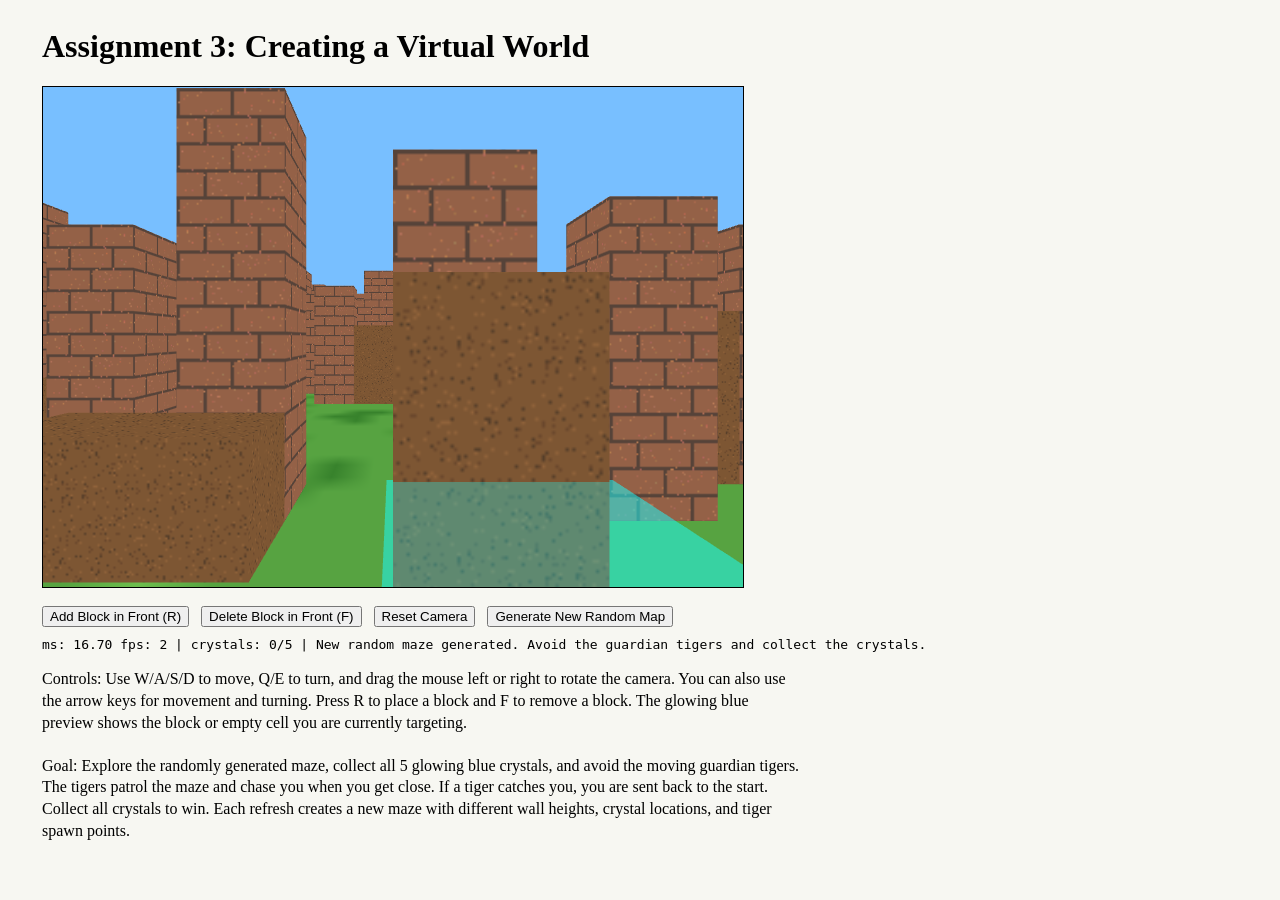
<file: ASG3/asg3.html>
<!DOCTYPE html>
<html lang="en">
<head>
  <meta charset="UTF-8" />
  <title>ASG3 - Virtual World</title>
  <style>
    body { font-family: serif; margin: 28px 42px; background: #f7f7f2; }
    #gameContainer { position: relative; width: 700px; }
    #webgl { border: 1px solid black; background: black; display: block; margin-bottom: 12px; }
    button { margin-right: 8px; margin-top: 6px; }
    #performance { margin-top: 10px; font-family: monospace; }
    .help { max-width: 760px; line-height: 1.35; }
    #gameOverlay {
      display: none;
      position: absolute;
      left: 1px;
      top: 1px;
      width: 700px;
      height: 500px;
      background: rgba(0, 0, 0, 0.72);
      color: white;
      text-align: center;
      align-items: center;
      justify-content: center;
      flex-direction: column;
      z-index: 5;
    }
    #gameOverlay h2 { font-size: 42px; margin: 0 0 12px 0; }
    #gameOverlay p { font-size: 18px; max-width: 520px; margin: 0 auto 16px auto; line-height: 1.35; }
    #gameOverlay.win h2 { color: #80ffff; }
    #gameOverlay.caught h2 { color: #ff7777; }
    .overlayButton {
      font-size: 16px;
      padding: 8px 14px;
      border-radius: 8px;
      border: none;
      cursor: pointer;
      margin: 5px;
    }
  </style>
</head>
<body onload="main()">
  <h1>Assignment 3: Creating a Virtual World</h1>

  <div id="gameContainer">
    <canvas id="webgl" width="700" height="500"></canvas>
    <div id="gameOverlay">
      <h2 id="overlayTitle">Game Message</h2>
      <p id="overlayMessage">Message</p>
      <div>
        <button id="overlayContinueButton" class="overlayButton">Continue</button>
        <button id="overlayNewMapButton" class="overlayButton">Generate New Map</button>
      </div>
    </div>
  </div>

  <div>
    <button id="addBlockButton">Add Block in Front (R)</button>
    <button id="deleteBlockButton">Delete Block in Front (F)</button>
    <button id="resetButton">Reset Camera</button>
    <button id="newMapButton">Generate New Random Map</button>
  </div>

  <div id="performance">ms: -- fps: --</div>

  <p class="help">
    Controls: Use W/A/S/D to move, Q/E to turn, and drag the mouse left or right to rotate the camera. You can also use the arrow keys for movement and turning. Press R to place a block and F to remove a block. The glowing blue preview shows the block or empty cell you are currently targeting.
    <br><br>
    Goal: Explore the randomly generated maze, collect all 5 glowing blue crystals, and avoid the moving guardian tigers. The tigers patrol the maze and chase you when you get close. If a tiger catches you, you are sent back to the start. Collect all crystals to win. Each refresh creates a new maze with different wall heights, crystal locations, and tiger spawn points.
  </p>

  <script src="lib/webgl-utils.js"></script>
  <script src="lib/webgl-debug.js"></script>
  <script src="lib/cuon-utils.js"></script>
  <script src="lib/cuon-matrix-cse160.js"></script>

  <script src="camera.js"></script>
  <script src="Cube.js"></script>
  <script src="asg3.js"></script>
</body>
</html>
</file>
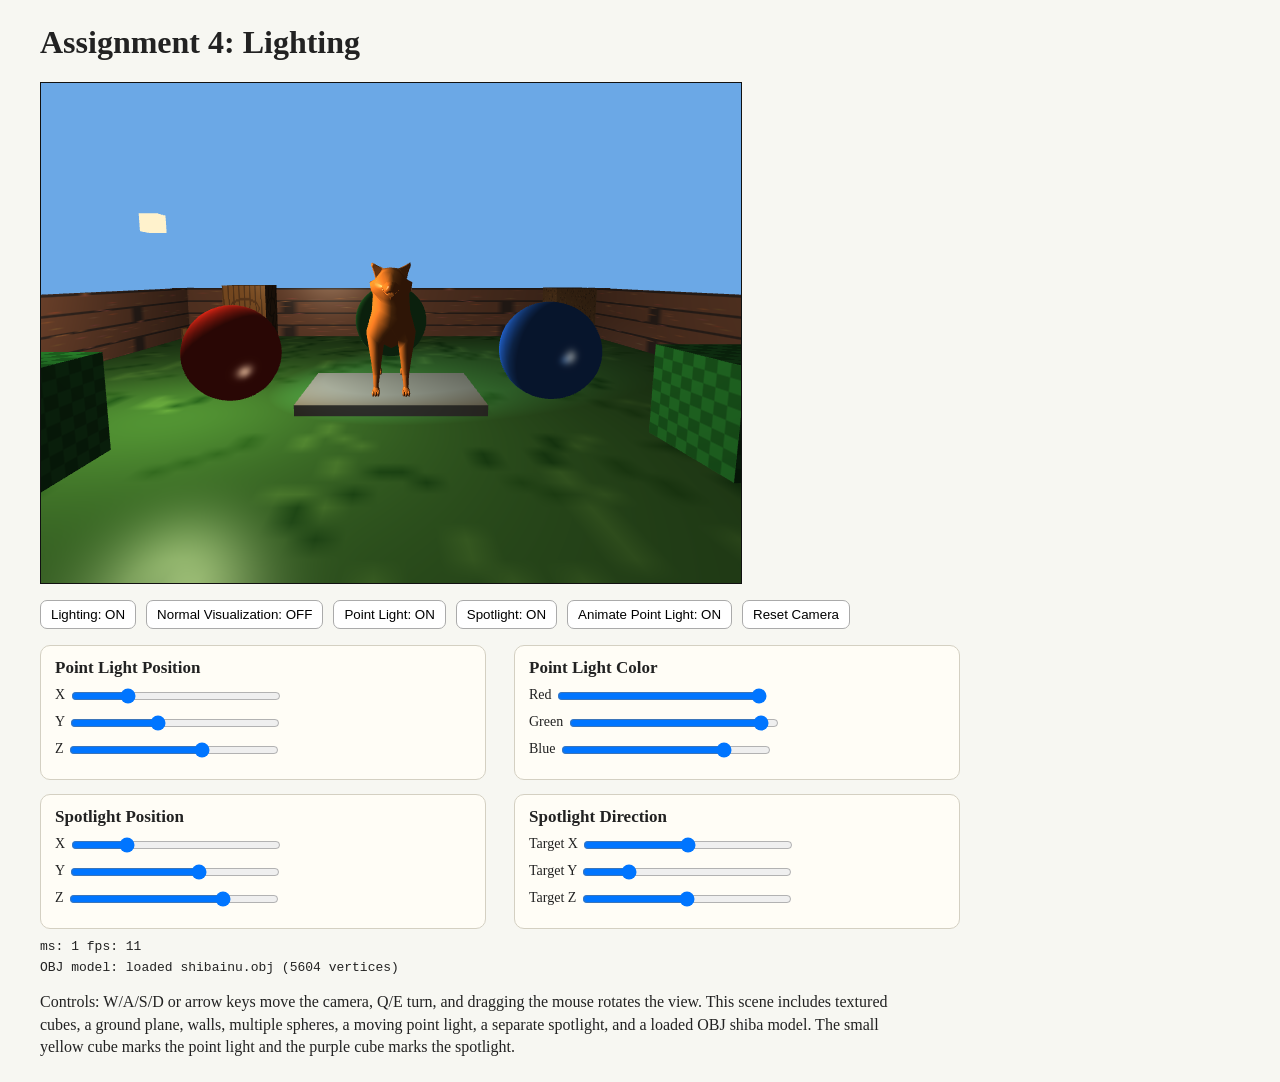
<file: ASG4/asg4.html>
<!DOCTYPE html>
<html lang="en">
<head>
  <meta charset="UTF-8" />
  <title>ASG4 - Lighting</title>
  <style>
    body {
      font-family: Georgia, serif;
      margin: 24px 40px;
      background: #f7f7f2;
      color: #222;
    }

    #webgl {
      border: 1px solid #111;
      background: black;
      display: block;
      margin-bottom: 12px;
    }

    .panel {
      max-width: 920px;
      display: grid;
      grid-template-columns: repeat(2, minmax(280px, 1fr));
      gap: 14px 28px;
      margin-top: 10px;
    }

    .controlBox {
      border: 1px solid #d4d0c2;
      border-radius: 10px;
      background: #fffdf6;
      padding: 12px 14px;
    }

    .controlBox h3 {
      margin: 0 0 8px 0;
      font-size: 17px;
    }

    button {
      margin: 4px 6px 6px 0;
      padding: 6px 10px;
      border: 1px solid #aaa;
      border-radius: 7px;
      background: white;
      cursor: pointer;
    }

    button:hover { background: #eee; }

    label {
      display: block;
      margin: 7px 0;
      font-size: 14px;
    }

    input[type="range"] {
      width: 210px;
      vertical-align: middle;
    }

    #performance {
      margin-top: 10px;
      font-family: monospace;
    }

    .help {
      max-width: 860px;
      line-height: 1.38;
    }
  </style>
</head>
<body onload="main()">
  <h1>Assignment 4: Lighting</h1>

  <canvas id="webgl" width="700" height="500"></canvas>

  <div>
    <button id="lightingButton">Lighting: ON</button>
    <button id="normalButton">Normal Visualization: OFF</button>
    <button id="pointButton">Point Light: ON</button>
    <button id="spotButton">Spotlight: ON</button>
    <button id="animateButton">Animate Point Light: ON</button>
    <button id="resetButton">Reset Camera</button>
  </div>

  <div class="panel">
    <div class="controlBox">
      <h3>Point Light Position</h3>
      <label>X <input id="lightX" type="range" min="-8" max="8" step="0.1" value="3"></label>
      <label>Y <input id="lightY" type="range" min="0" max="8" step="0.1" value="4"></label>
      <label>Z <input id="lightZ" type="range" min="-8" max="8" step="0.1" value="2"></label>
    </div>

    <div class="controlBox">
      <h3>Point Light Color</h3>
      <label>Red <input id="lightR" type="range" min="0" max="100" step="1" value="100"></label>
      <label>Green <input id="lightG" type="range" min="0" max="100" step="1" value="95"></label>
      <label>Blue <input id="lightB" type="range" min="0" max="100" step="1" value="80"></label>
    </div>

    <div class="controlBox">
      <h3>Spotlight Position</h3>
      <label>X <input id="spotX" type="range" min="-8" max="8" step="0.1" value="-4"></label>
      <label>Y <input id="spotY" type="range" min="0" max="8" step="0.1" value="5"></label>
      <label>Z <input id="spotZ" type="range" min="-8" max="8" step="0.1" value="4"></label>
    </div>

    <div class="controlBox">
      <h3>Spotlight Direction</h3>
      <label>Target X <input id="spotTargetX" type="range" min="-6" max="6" step="0.1" value="0"></label>
      <label>Target Y <input id="spotTargetY" type="range" min="0" max="4" step="0.1" value="0.8"></label>
      <label>Target Z <input id="spotTargetZ" type="range" min="-6" max="6" step="0.1" value="0"></label>
    </div>
  </div>

  <div id="performance">ms: -- fps: --</div>
  <div id="objStatus" style="margin-top:6px; font-family: monospace;">OBJ model: loading...</div>

  <p class="help">
    Controls: W/A/S/D or arrow keys move the camera, Q/E turn, and dragging the mouse rotates the view.
    This scene includes textured cubes, a ground plane, walls, multiple spheres, a moving point light, a separate spotlight, and a loaded OBJ shiba model. The small yellow cube marks the point light and the purple cube marks the spotlight.
  </p>

  <script src="lib/webgl-utils.js"></script>
  <script src="lib/webgl-debug.js"></script>
  <script src="lib/cuon-utils.js"></script>
  <script src="lib/cuon-matrix-cse160.js"></script>

  <script src="camera.js"></script>
  <script src="Cube.js"></script>
  <script src="Sphere.js"></script>
  <script src="shibaObjData.js"></script>
  <script src="Model.js"></script>
  <script src="asg4.js"></script>
</body>
</html>
</file>
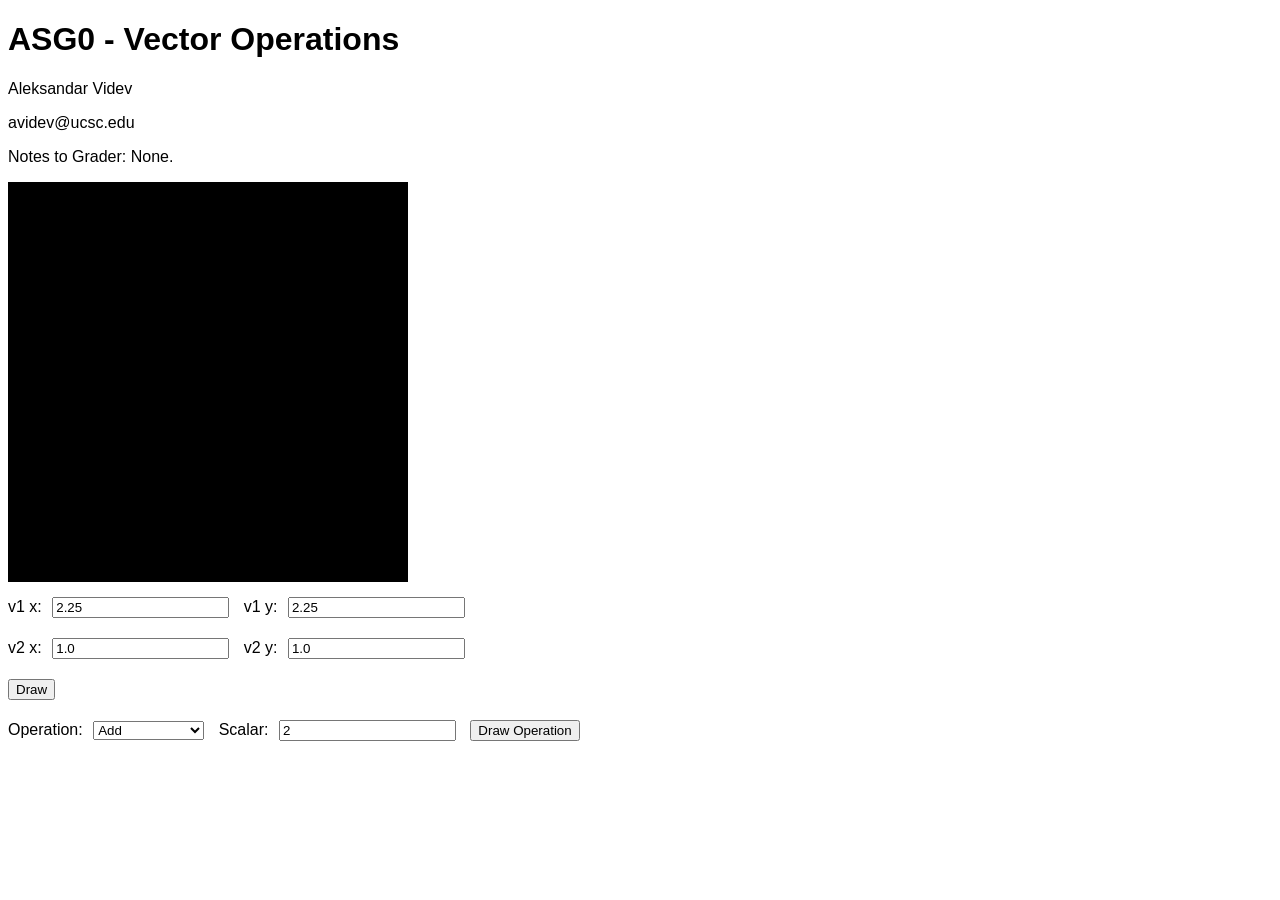
<file: ASG0/src/asg0.html>
<!DOCTYPE html>
<html lang="en">
  <head>
    <meta charset="utf-8" />
    <title>ASG0 - Vector Operations</title>
    <link rel="icon" href="data:,">
    <style>
      body {
        font-family: Arial, sans-serif;
      }

      canvas {
        background-color: black;
        display: block;
        margin-bottom: 15px;
      }

      .controls {
        margin-bottom: 10px;
      }

      label {
        margin-right: 6px;
      }

      input, select, button {
        margin-right: 10px;
        margin-bottom: 10px;
      }
    </style>
  </head>

  <body onload="main()">
    <h1>ASG0 - Vector Operations</h1>

    <p>Aleksandar Videv</p>
    <p>avidev@ucsc.edu</p>
    <p>Notes to Grader: None.</p>

    <canvas id="example" width="400" height="400">
      Please use a browser that supports canvas
    </canvas>

    <div class="controls">
      <label for="v1x">v1 x:</label>
      <input type="number" id="v1x" value="2.25" step="any">

      <label for="v1y">v1 y:</label>
      <input type="number" id="v1y" value="2.25" step="any">
    </div>

    <div class="controls">
      <label for="v2x">v2 x:</label>
      <input type="number" id="v2x" value="1.0" step="any">

      <label for="v2y">v2 y:</label>
      <input type="number" id="v2y" value="1.0" step="any">
    </div>

    <div class="controls">
      <button onclick="handleDrawEvent()">Draw</button>
    </div>

    <div class="controls">
      <label for="operation">Operation:</label>
      <select id="operation">
        <option value="add">Add</option>
        <option value="sub">Subtract</option>
        <option value="mul">Multiply</option>
        <option value="div">Divide</option>
        <option value="magnitude">Magnitude</option>
        <option value="normalize">Normalize</option>
        <option value="angle">Angle between</option>
        <option value="area">Area</option>
      </select>

      <label for="scalar">Scalar:</label>
      <input type="number" id="scalar" value="2" step="any">

      <button onclick="handleDrawOperationEvent()">Draw Operation</button>
    </div>

    <script src="../lib/cuon-matrix-cse160.js"></script>
    <script src="asg0.js"></script>
  </body>
</html>
</file>
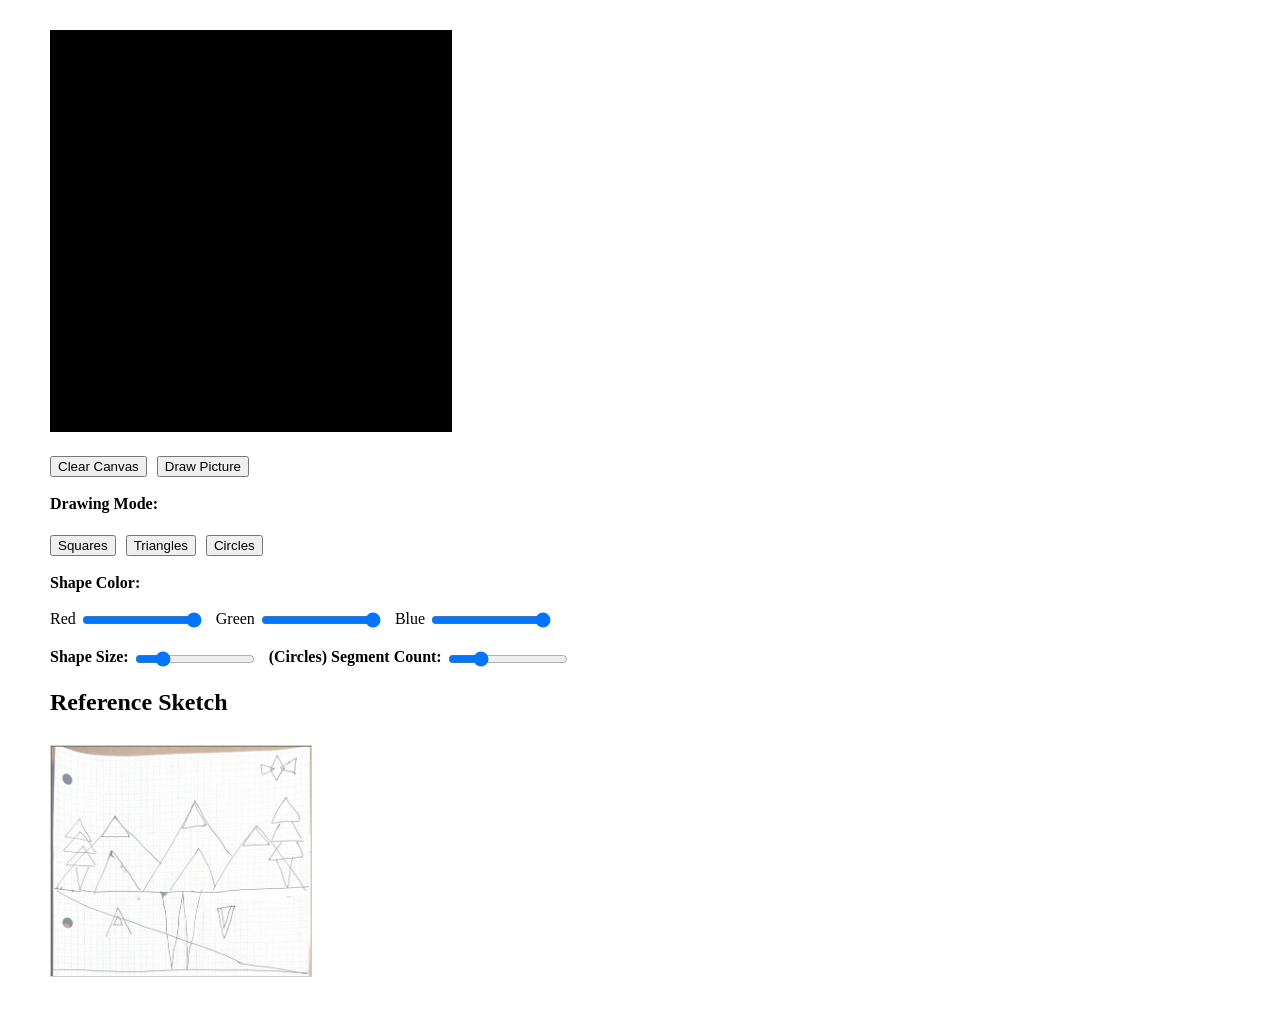
<file: ASG1/src/asg1.html>
<!DOCTYPE html>
<html lang="en">
<head>
  <meta charset="UTF-8" />
  <title>ASG1</title>
  <style>
    body {
      font-family: serif;
      margin: 30px 50px;
    }

    #webgl {
      border: 1px solid black;
      background: black;
      display: block;
      margin-bottom: 20px;
    }

    .section {
      margin-top: 18px;
    }

    button {
      margin-right: 6px;
      margin-top: 4px;
    }

    input[type="range"] {
      width: 120px;
      vertical-align: middle;
      margin-right: 10px;
    }

    img {
      margin-top: 10px;
      max-width: 260px;
      border: 1px solid #ccc;
    }
  </style>
</head>
<body onload="main()">

  <canvas id="webgl" width="400" height="400"></canvas>

  <div class="section">
    <button id="clearButton">Clear Canvas</button>
    <button id="drawPictureButton">Draw Picture</button>
  </div>

  <div class="section">
    <strong>Drawing Mode:</strong><br><br>
    <button id="pointButton">Squares</button>
    <button id="triangleButton">Triangles</button>
    <button id="circleButton">Circles</button>
  </div>

  <div class="section">
    <strong>Shape Color:</strong><br><br>
    Red <input type="range" id="redSlide" min="0" max="100" value="100">
    Green <input type="range" id="greenSlide" min="0" max="100" value="100">
    Blue <input type="range" id="blueSlide" min="0" max="100" value="100">
  </div>

  <div class="section">
    <strong>Shape Size:</strong>
    <input type="range" id="sizeSlide" min="5" max="40" value="12">

    <strong>(Circles) Segment Count:</strong>
    <input type="range" id="segmentSlide" min="3" max="40" value="12">
  </div>

  <div class="section">
    <h2>Reference Sketch</h2>
    <img src="reference_sketch.png" alt="Reference sketch for triangle drawing">
  </div>

  <script src="../lib/webgl-utils.js"></script>
  <script src="../lib/webgl-debug.js"></script>
  <script src="../lib/cuon-utils.js"></script>
  <script src="Point.js"></script>
  <script src="Triangle.js"></script>
  <script src="Circle.js"></script>
  <script src="asg1.js"></script>
</body>
</html>
</file>
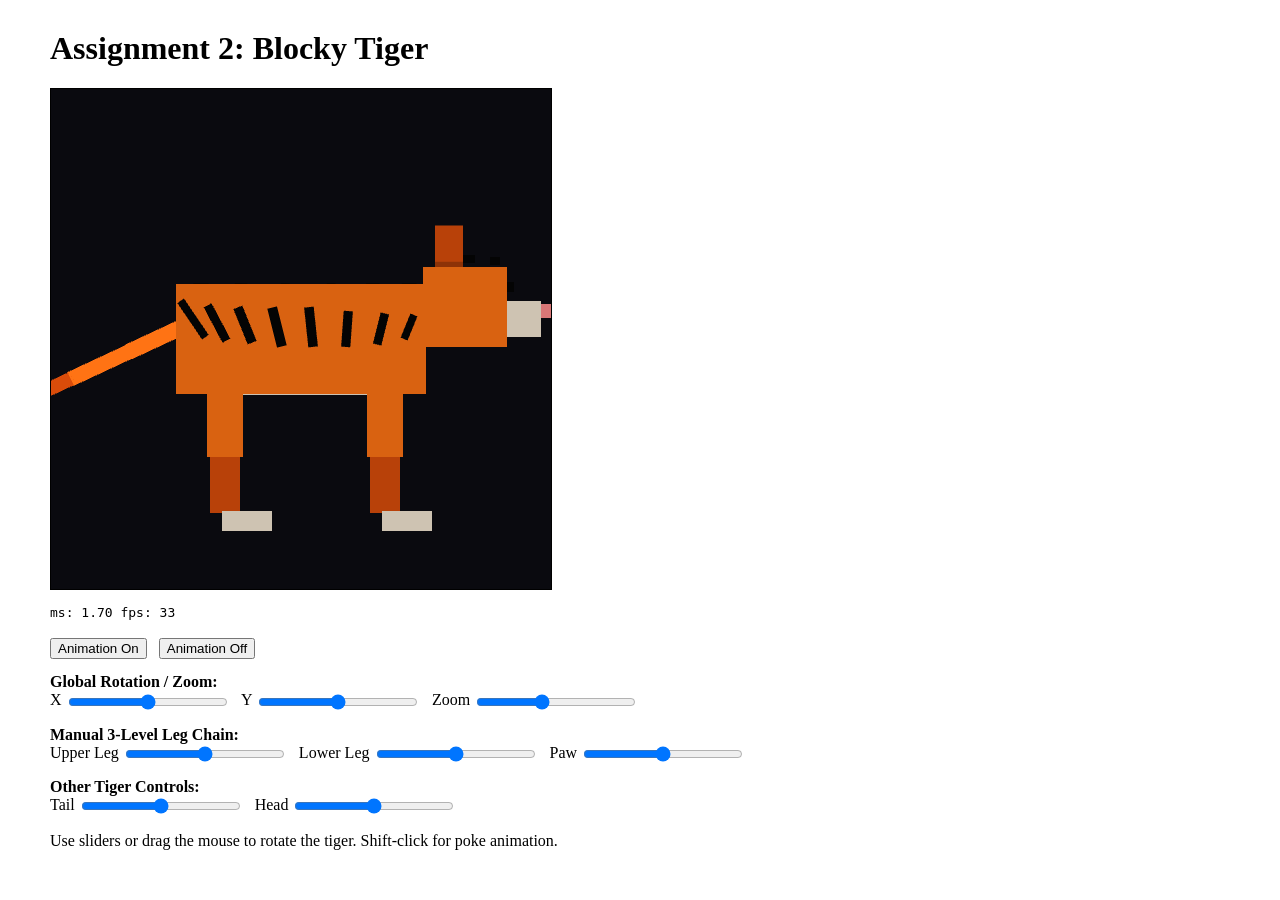
<file: ASG2/src/asg2.html>
<!DOCTYPE html>
<html lang="en">
<head>
  <meta charset="UTF-8" />
  <title>ASG2 - Blocky Tiger</title>
  <style>
    body {
      font-family: serif;
      margin: 30px 50px;
    }

    #webgl {
      border: 1px solid black;
      background: black;
      display: block;
      margin-bottom: 15px;
    }

    .section {
      margin-top: 14px;
    }

    input[type="range"] {
      width: 160px;
      vertical-align: middle;
      margin-right: 10px;
    }

    button {
      margin-right: 8px;
      margin-top: 4px;
    }

    #performance {
      margin-top: 10px;
      font-family: monospace;
    }
  </style>
</head>

<body onload="main()">
  <h1>Assignment 2: Blocky Tiger</h1>

  <canvas id="webgl" width="500" height="500"></canvas>

  <div id="performance">ms: -- fps: --</div>

  <div class="section">
    <button id="animationOnButton">Animation On</button>
    <button id="animationOffButton">Animation Off</button>
  </div>

  <div class="section">
    <strong>Global Rotation / Zoom:</strong><br>
    X <input type="range" id="globalXSlide" min="-180" max="180" value="0">
    Y <input type="range" id="globalYSlide" min="-180" max="180" value="0">
    Zoom <input type="range" id="zoomSlide" min="40" max="140" value="80">
  </div>

  <div class="section">
    <strong>Manual 3-Level Leg Chain:</strong><br>
    Upper Leg <input type="range" id="upperLegSlide" min="-45" max="45" value="0">
    Lower Leg <input type="range" id="lowerLegSlide" min="-45" max="45" value="0">
    Paw <input type="range" id="pawSlide" min="-45" max="45" value="0">
  </div>

  <div class="section">
    <strong>Other Tiger Controls:</strong><br>
    Tail <input type="range" id="tailSlide" min="-45" max="45" value="0">
    Head <input type="range" id="headSlide" min="-30" max="30" value="0">
  </div>

  <p>
    Use sliders or drag the mouse to rotate the tiger. Shift-click for poke animation.
  </p>

  <script src="../lib/webgl-utils.js"></script>
  <script src="../lib/webgl-debug.js"></script>
  <script src="../lib/cuon-utils.js"></script>
  <script src="../lib/cuon-matrix-cse160.js"></script>

  <script src="Cube.js"></script>
  <script src="Cylinder.js"></script>
  <script src="asg2.js"></script>
</body>
</html>
</file>
